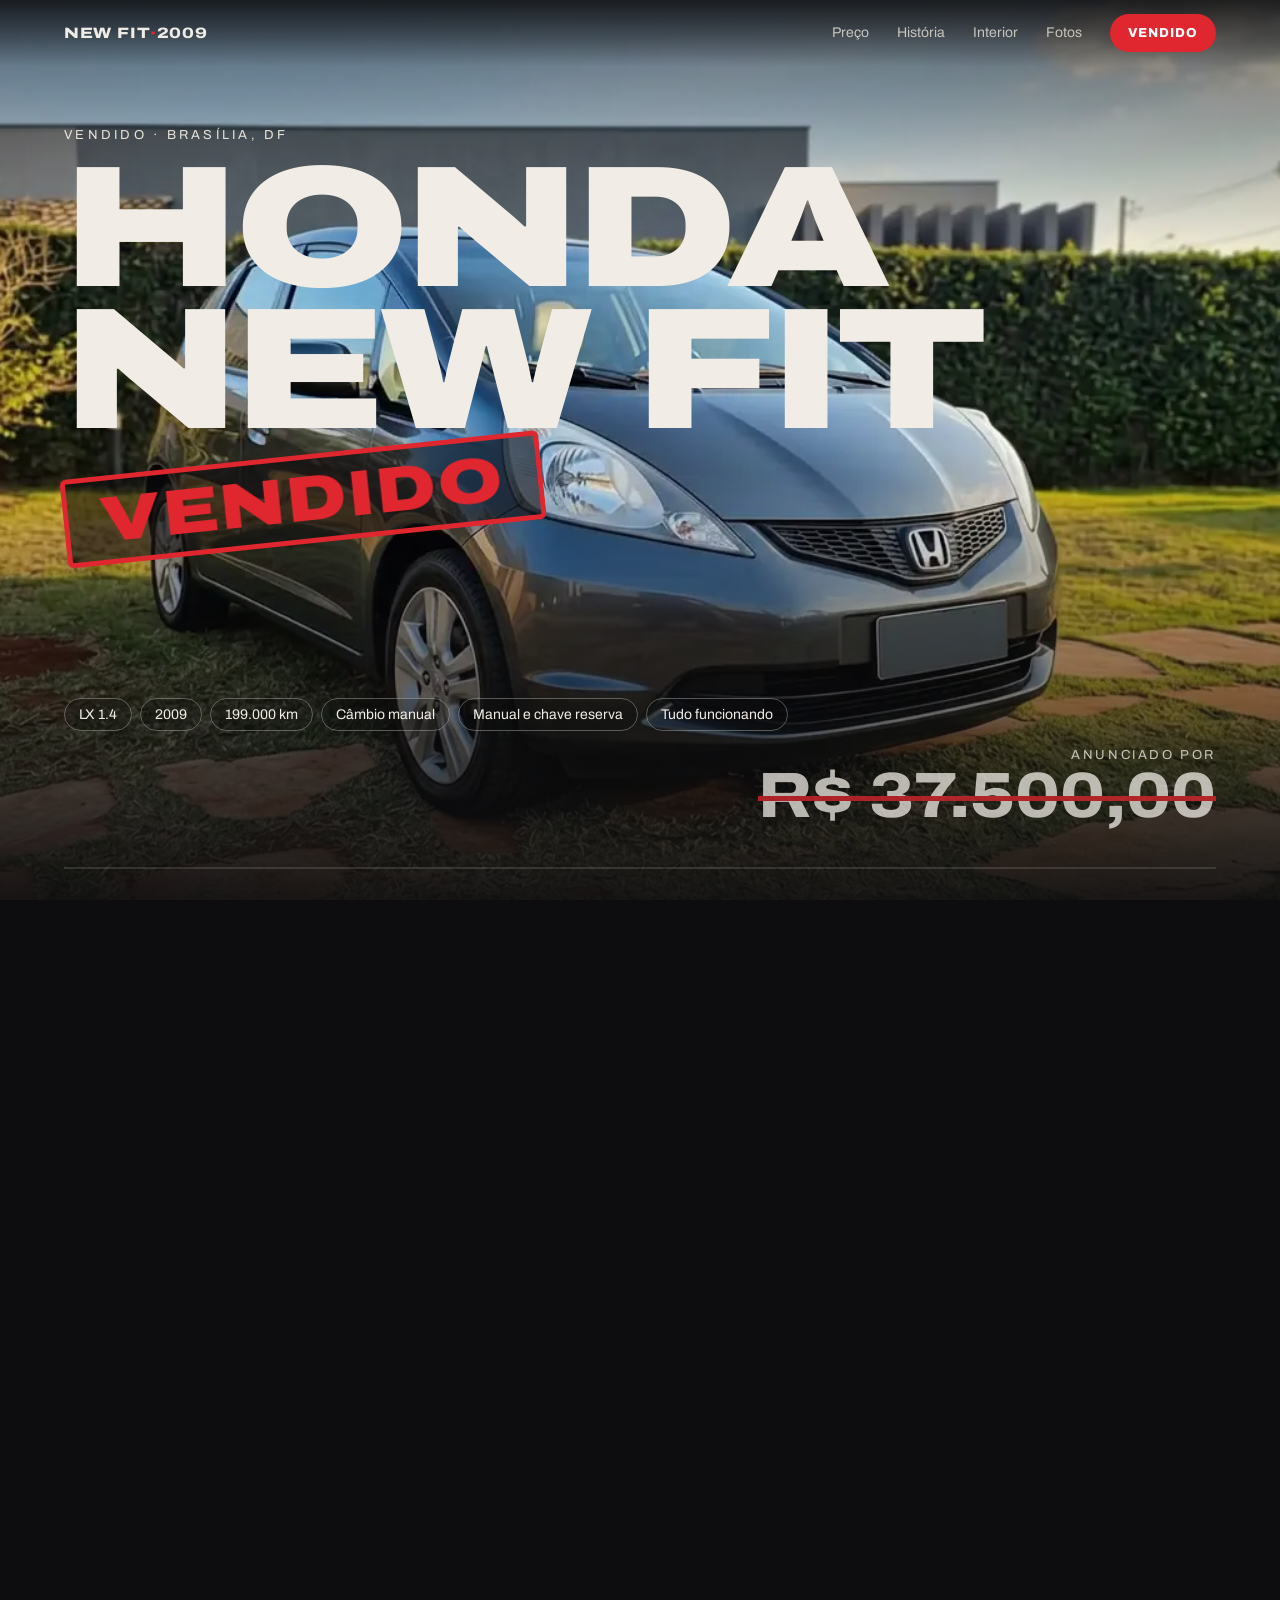
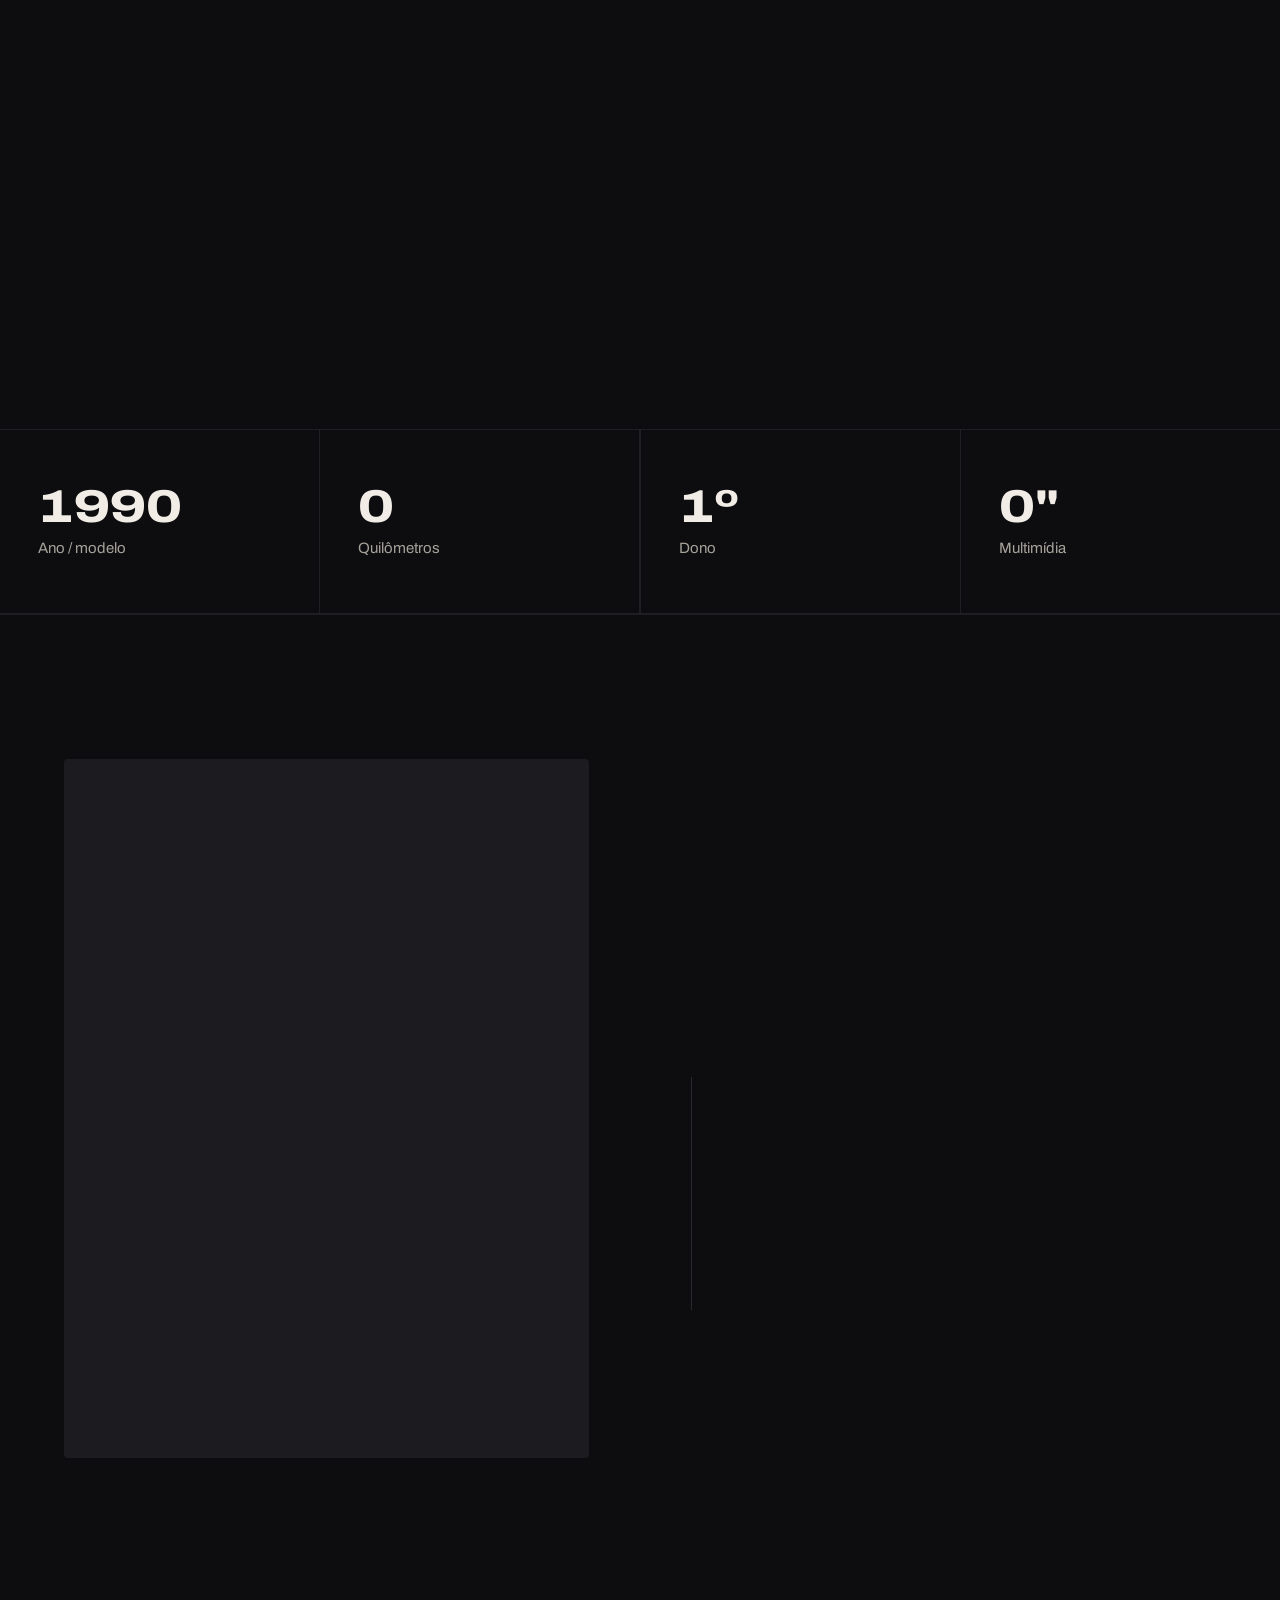
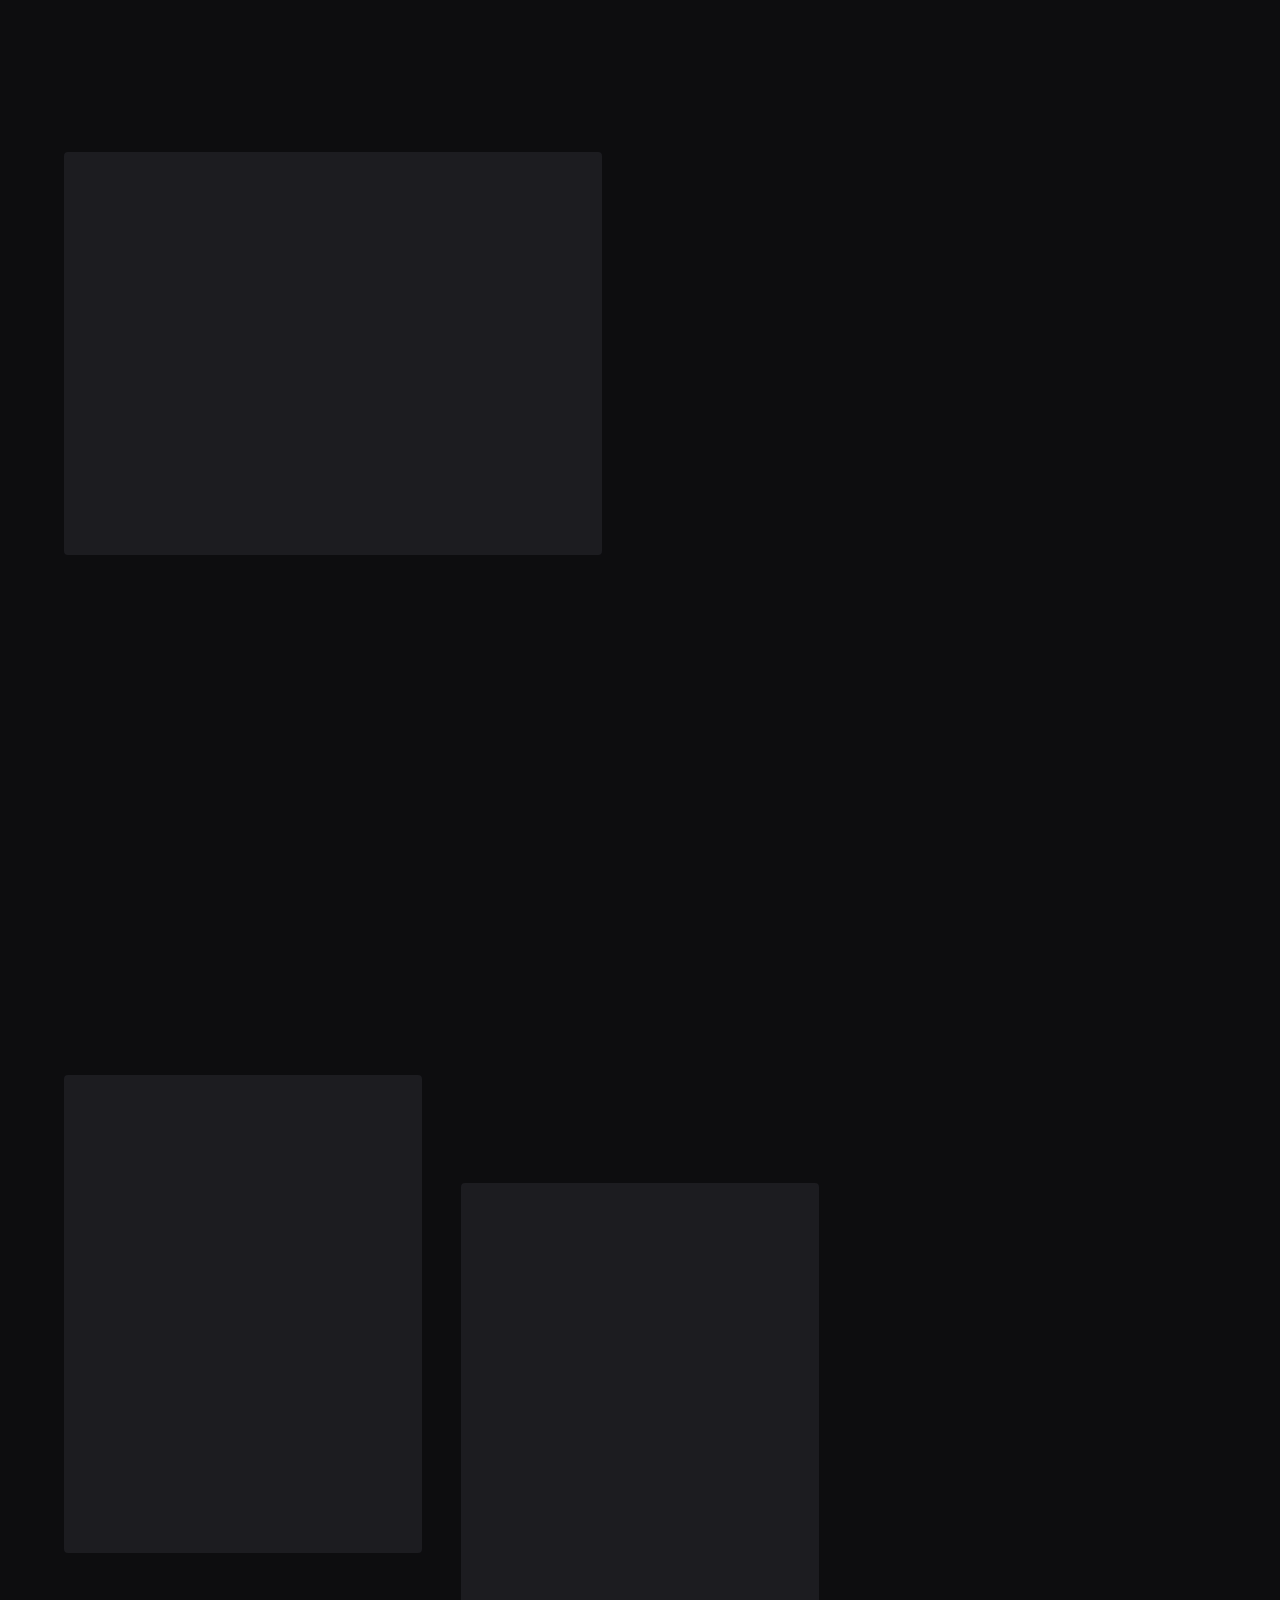
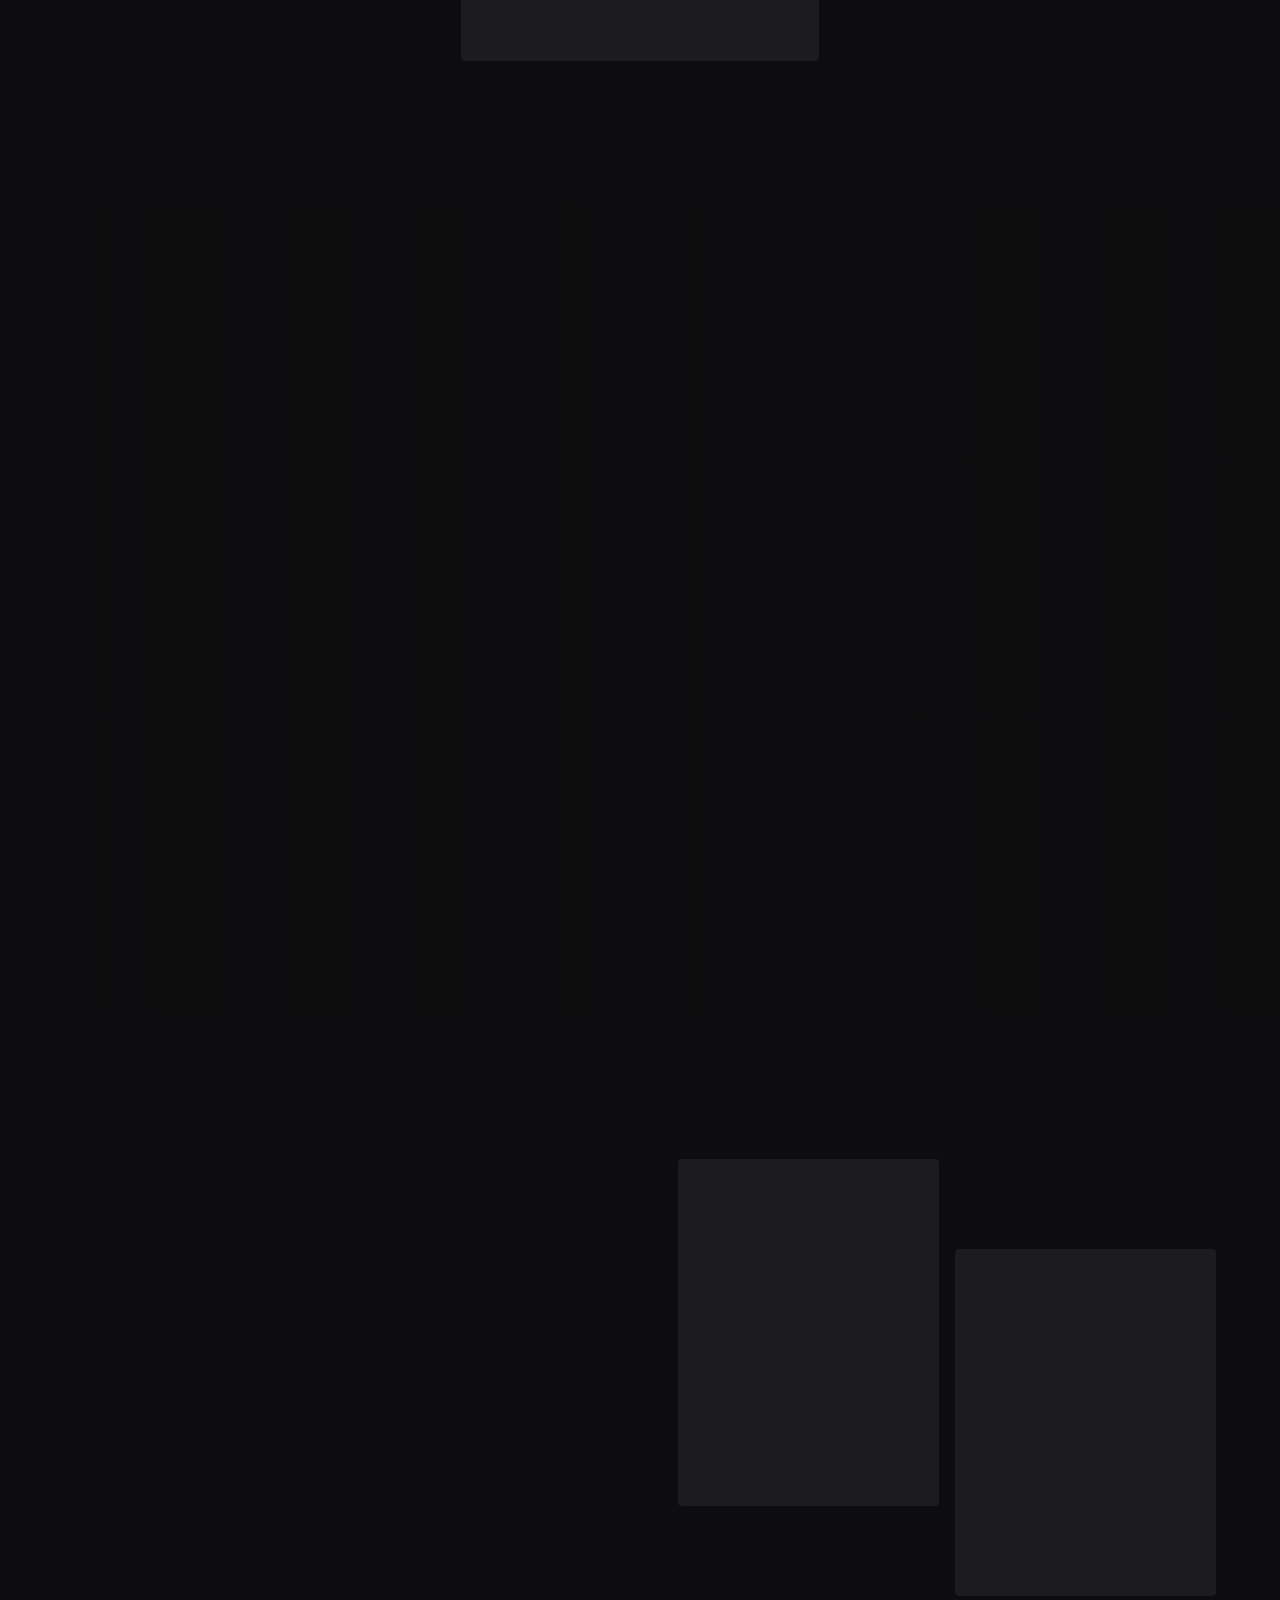
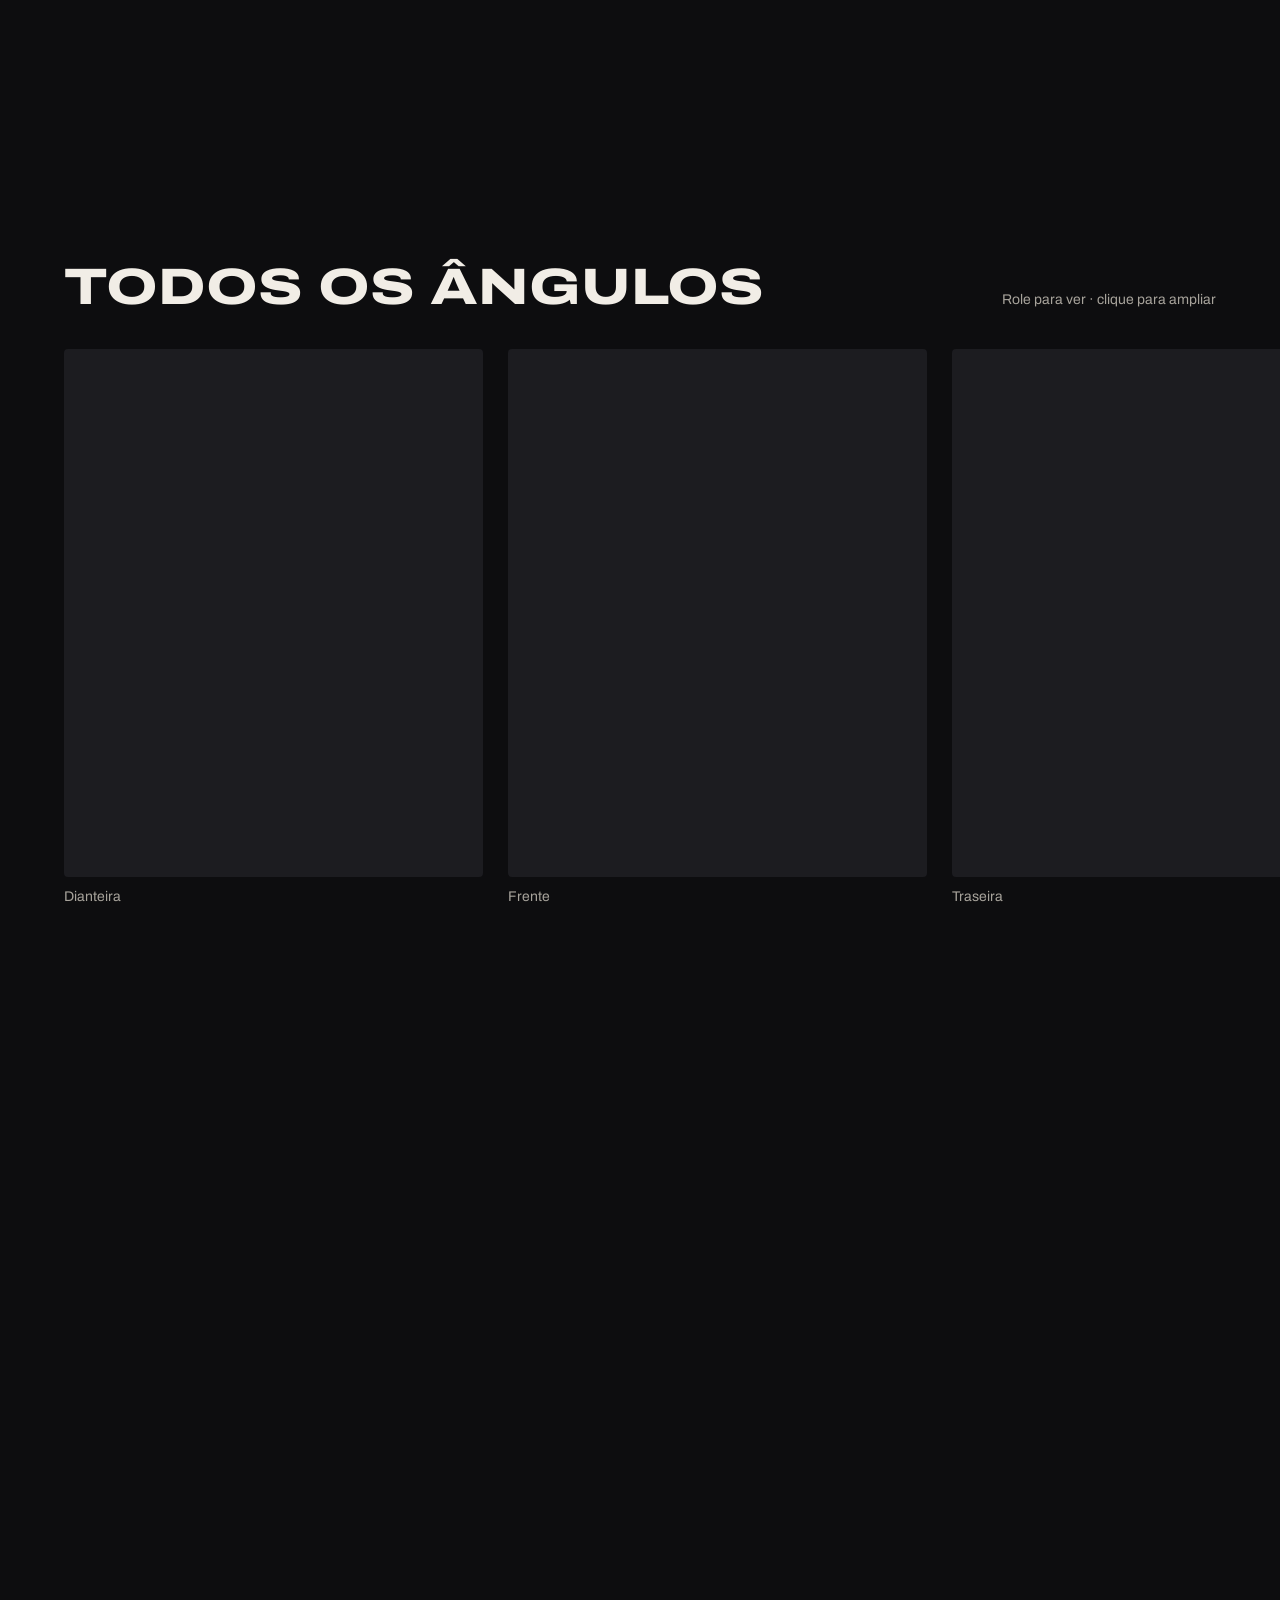
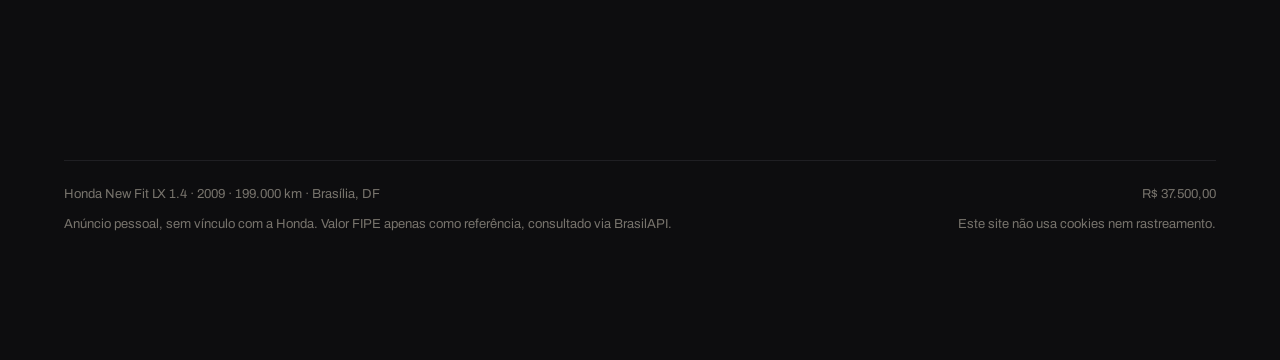
<file: index.html>
<!DOCTYPE html>
<html lang="pt-BR">
<head>
<meta charset="utf-8">
<meta name="viewport" content="width=device-width, initial-scale=1, viewport-fit=cover">
<title>VENDIDO · Honda New Fit LX 1.4 2009 em Brasília · R$ 37.500</title>
<meta name="description" content="VENDIDO · Honda Fit LX 1.4 2009 manual, cinza grafite, 199.000 km, 3º dono com histórico completo, manual e chave reserva. Bancos em couro ice e multimídia de 10&quot;. R$ 37.500, abaixo da tabela FIPE. Brasília-DF.">
<link rel="canonical" href="https://fabiowoj.github.io/venda-honda-fit/">
<meta name="robots" content="noindex, follow">
<meta name="theme-color" content="#0d0d0f">
<meta name="color-scheme" content="dark">
<meta name="format-detection" content="telephone=no">
<meta name="referrer" content="strict-origin-when-cross-origin">
<meta http-equiv="Content-Security-Policy" content="default-src 'self'; script-src 'self'; style-src 'self'; img-src 'self' data:; media-src 'self'; font-src 'self'; connect-src https://brasilapi.com.br; manifest-src 'self'; object-src 'none'; base-uri 'self'; form-action 'none'; upgrade-insecure-requests">
<meta http-equiv="Permissions-Policy" content="camera=(), microphone=(), geolocation=(), interest-cohort=()">

<meta property="og:type" content="product">
<meta property="og:locale" content="pt_BR">
<meta property="og:site_name" content="Honda New Fit 2009 à venda">
<meta property="og:title" content="VENDIDO · Honda New Fit LX 1.4 2009 · R$ 37.500 · abaixo da FIPE">
<meta property="og:description" content="199.000 km, 3º dono, histórico completo, couro ice e multimídia de 10&quot;. Tudo funcionando. Brasília-DF.">
<meta property="og:url" content="https://fabiowoj.github.io/venda-honda-fit/">
<meta property="og:image" content="https://fabiowoj.github.io/venda-honda-fit/assets/og-image.jpg">
<meta property="og:image:width" content="1200">
<meta property="og:image:height" content="630">
<meta property="og:image:alt" content="Honda New Fit 2009 cinza grafite estacionado no gramado">
<meta property="product:price:amount" content="37500.00">
<meta property="product:price:currency" content="BRL">
<meta property="product:condition" content="used">
<meta property="product:availability" content="out of stock">
<meta name="twitter:card" content="summary_large_image">
<meta name="twitter:title" content="VENDIDO · Honda New Fit LX 1.4 2009 · R$ 37.500">
<meta name="twitter:description" content="199.000 km, 3º dono, histórico completo, couro ice e multimídia de 10&quot;. Brasília-DF.">
<meta name="twitter:image" content="https://fabiowoj.github.io/venda-honda-fit/assets/og-image.jpg">

<link rel="icon" href="assets/icons/favicon.svg" type="image/svg+xml">
<link rel="icon" href="assets/icons/favicon-32.png" sizes="32x32" type="image/png">
<link rel="apple-touch-icon" href="assets/icons/apple-touch-icon.png">
<link rel="manifest" href="site.webmanifest">
<link rel="alternate" type="text/plain" href="llms.txt" title="Resumo para assistentes de IA">
<link rel="preload" href="assets/fonts/archivo-latin.woff2" as="font" type="font/woff2" crossorigin>
<link rel="preload" href="assets/video/poster.webp" as="image" type="image/webp" fetchpriority="high">
<link rel="stylesheet" href="assets/css/estilo.css">
<script src="assets/js/site.js" defer></script>

<script type="application/ld+json" id="dados-carro">
{
  "@context": "https://schema.org",
  "@type": "Car",
  "name": "Honda New Fit LX 1.4 2009",
  "description": "Honda Fit LX 1.4 Flex 2009, câmbio manual, cor cinza grafite, 199.000 km, terceiro dono, histórico completo de manutenção, manual do proprietário, manual de manutenção e garantia e chave reserva na pasta original Honda. Bancos, portas e coifa do câmbio em couro cor ice, volante em couro, encosto de braço e multimídia de 10 polegadas com conexão ao celular por wifi. Acompanha o rádio original e a moldura. Tudo funcionando.",
  "url": "https://fabiowoj.github.io/venda-honda-fit/",
  "brand": {
    "@type": "Brand",
    "name": "Honda"
  },
  "manufacturer": {
    "@type": "Organization",
    "name": "Honda"
  },
  "model": "Fit LX 1.4",
  "vehicleModelDate": "2009",
  "productionDate": "2009",
  "bodyType": "Hatchback",
  "color": "Cinza grafite",
  "vehicleInteriorColor": "Ice",
  "vehicleInteriorType": "Couro",
  "vehicleTransmission": "Manual",
  "fuelType": "Flex (gasolina e etanol)",
  "numberOfDoors": 5,
  "vehicleSeatingCapacity": 5,
  "numberOfPreviousOwners": 2,
  "itemCondition": "https://schema.org/UsedCondition",
  "mileageFromOdometer": {
    "@type": "QuantitativeValue",
    "value": 199000,
    "unitCode": "KMT"
  },
  "vehicleEngine": {
    "@type": "EngineSpecification",
    "name": "1.4 Flex",
    "engineDisplacement": {
      "@type": "QuantitativeValue",
      "value": 1.4,
      "unitCode": "LTR"
    }
  },
  "offers": {
    "@type": "Offer",
    "price": 37500,
    "priceCurrency": "BRL",
    "availability": "https://schema.org/SoldOut",
    "itemCondition": "https://schema.org/UsedCondition",
    "url": "https://fabiowoj.github.io/venda-honda-fit/",
    "areaServed": {
      "@type": "City",
      "name": "Brasília"
    },
    "availableAtOrFrom": {
      "@type": "Place",
      "address": {
        "@type": "PostalAddress",
        "addressLocality": "Brasília",
        "addressRegion": "DF",
        "addressCountry": "BR"
      }
    }
  },
  "image": [
    "https://fabiowoj.github.io/venda-honda-fit/assets/img/frente-lateral-1600.jpg",
    "https://fabiowoj.github.io/venda-honda-fit/assets/img/frente-1600.jpg",
    "https://fabiowoj.github.io/venda-honda-fit/assets/img/traseira-1600.jpg",
    "https://fabiowoj.github.io/venda-honda-fit/assets/img/lateral-1600.jpg",
    "https://fabiowoj.github.io/venda-honda-fit/assets/img/porta-malas-1600.jpg",
    "https://fabiowoj.github.io/venda-honda-fit/assets/img/painel-instrumentos-1600.jpg",
    "https://fabiowoj.github.io/venda-honda-fit/assets/img/bancos-dianteiros-1600.jpg",
    "https://fabiowoj.github.io/venda-honda-fit/assets/img/banco-traseiro-1600.jpg",
    "https://fabiowoj.github.io/venda-honda-fit/assets/img/interior-volante-1600.jpg",
    "https://fabiowoj.github.io/venda-honda-fit/assets/img/multimidia-navegacao-1600.jpg",
    "https://fabiowoj.github.io/venda-honda-fit/assets/img/multimidia-tela-inicial-1600.jpg",
    "https://fabiowoj.github.io/venda-honda-fit/assets/img/manual-chave-reserva-1600.jpg",
    "https://fabiowoj.github.io/venda-honda-fit/assets/img/pasta-manual-1600.jpg"
  ]
}
</script>
</head>
<body data-status="vendido">
<a class="pular" href="#conteudo">Pular para o conteúdo</a>

<header class="menu">
  <a class="menu-marca" href="#topo" aria-label="Honda New Fit 2009, voltar ao início">NEW FIT<span>·</span>2009</a>
  <nav class="menu-links" aria-label="Seções">
    <a href="#preco">Preço</a>
    <a href="#historia">História</a>
    <a href="#interior">Interior</a>
    <a href="#galeria">Fotos</a>
    <span class="selo-vendido" data-se="vendido" role="status">Vendido</span>
    <a class="botao-whats" data-se="a-venda" href="https://wa.me/5561981605807?text=Ol%C3%A1!%20Vi%20o%20site%20do%20Honda%20New%20Fit%20LX%201.4%202009%20e%20tenho%20interesse." target="_blank" rel="noopener noreferrer">
      <svg viewBox="0 0 24 24" aria-hidden="true"><path fill="currentColor" d="M12 2a10 10 0 0 0-8.6 15.1L2 22l5-1.3A10 10 0 1 0 12 2Zm0 18.2c-1.5 0-3-.4-4.3-1.2l-.3-.2-3 .8.8-2.9-.2-.3A8.2 8.2 0 1 1 12 20.2Zm4.5-6.1c-.2-.1-1.5-.7-1.7-.8-.2-.1-.4-.1-.6.1l-.8 1c-.1.2-.3.2-.5.1a6.7 6.7 0 0 1-3.3-2.9c-.3-.4.2-.4.7-1.3.1-.2 0-.3 0-.4l-.8-1.8c-.2-.5-.4-.4-.6-.4h-.5c-.2 0-.4.1-.7.3-.2.3-.9.9-.9 2.2s.9 2.5 1 2.7c.1.2 1.8 2.8 4.4 3.9 1.6.7 2.3.8 3.1.6.5-.1 1.5-.6 1.7-1.2.2-.6.2-1.1.2-1.2-.1-.1-.3-.2-.5-.3Z"/></svg>
      WhatsApp
    </a>
  </nav>
</header>

<main id="conteudo">

<section id="topo" class="abertura" aria-label="Apresentação">
  <div class="abertura-palco">
    <video class="abertura-video" muted playsinline preload="auto" poster="assets/video/poster.webp" aria-hidden="true" tabindex="-1" disablepictureinpicture disableremoteplayback>
      <source src="assets/video/abertura-720.mp4" type="video/mp4" media="(max-width: 800px)">
      <source src="assets/video/abertura-1280.mp4" type="video/mp4">
    </video>
    <div class="abertura-sombra"></div>
    <div class="abertura-titulo">
      <p class="sobre"><span data-se="a-venda">À venda</span><span data-se="vendido">Vendido</span> · Brasília, DF</p>
      <h1>Honda<br>New Fit<span class="so-leitor" data-se="a-venda"> LX 1.4 2009 à venda</span><span class="so-leitor" data-se="vendido"> LX 1.4 2009 vendido</span></h1>
      <p class="carimbo" data-se="vendido">Vendido</p>
    </div>
    <div class="abertura-info">
      <ul class="selos" aria-label="Resumo">
        <li><span>LX 1.4</span></li>
        <li><span>2009</span></li>
        <li><span>199.000 km</span></li>
        <li><span>Câmbio manual</span></li>
        <li><span>Manual e chave reserva</span></li>
        <li><span>Tudo funcionando</span></li>
      </ul>
      <div class="abertura-preco">
        <div class="rot"><span data-se="a-venda">Valor</span><span data-se="vendido">Anunciado por</span></div>
        <strong data-preco-fmt>R$ 37.500,00</strong>
      </div>
    </div>
    <div class="abertura-barra" aria-hidden="true"><i></i></div>
  </div>
</section>

<section id="preco" class="preco conteudo" aria-labelledby="preco-titulo"
  data-preco="37500" data-fipe-codigo="014039-2" data-fipe-ano="2009"
  data-fipe-valor="39514" data-fipe-mes="setembro de 2026">
  <p class="rotulo" data-revelar>Preço justo</p>
  <h2 id="preco-titulo" class="display" data-revelar data-fipe-titulo>Abaixo da tabela FIPE</h2>
  <div class="preco-grade">
    <div class="barras" data-revelar>
      <div class="barra">
        <div class="barra-topo"><span>Tabela FIPE · <span data-fipe-mes-txt>setembro de 2026</span></span><span data-fipe-fmt>R$ 39.514,00</span></div>
        <div class="barra-trilho" data-barra="fipe"><i></i></div>
      </div>
      <div class="barra">
        <div class="barra-topo"><span>Este carro</span><strong data-preco-fmt>R$ 37.500,00</strong></div>
        <div class="barra-trilho este" data-barra="preco"><i></i></div>
      </div>
      <p class="nota"><span data-fipe-origem>Valor de referência da tabela FIPE</span> · Honda Fit LX 1.4 Flex 8V 16V 5p Mec. 2009 · código FIPE 014039-2</p>
    </div>
    <div class="diferenca" data-revelar>
      <div class="rot" data-dif-rot>Economia em relação à FIPE</div>
      <strong data-dif-fmt>R$ 2.014</strong>
      <div class="pct" data-dif-pct>5,1% abaixo do valor da tabela</div>
    </div>
  </div>
</section>

<section class="numeros" aria-label="Números do carro">
  <div class="numeros-grade" data-contador>
    <div class="numero"><strong data-conta="2009" data-conta-de="1990">2009</strong><span>Ano / modelo</span></div>
    <div class="numero"><strong data-conta="199000" data-milhar>199.000</strong><span>Quilômetros</span></div>
    <div class="numero"><strong><span data-conta="3" data-conta-de="1">3</span>º</strong><span>Dono</span></div>
    <div class="numero"><strong><span data-conta="10">10</span>"</strong><span>Multimídia</span></div>
  </div>
</section>

<section id="historia" class="historia conteudo" aria-labelledby="historia-titulo">
  <div class="historia-foto">
    <picture>
      <source type="image/webp" srcset="assets/img/frente-lateral-800.webp 800w, assets/img/frente-lateral-1600.webp 1600w" sizes="(max-width: 860px) 90vw, 45vw">
      <img src="assets/img/frente-lateral-1600.jpg" width="1200" height="1600" alt="Honda New Fit 2009 cinza grafite, vista dianteira em três quartos" loading="lazy" decoding="async">
    </picture>
  </div>
  <div class="historia-texto">
    <p class="rotulo" data-revelar>Carro da família</p>
    <h2 id="historia-titulo" class="display" data-revelar>Terceiro dono. História conhecida.</h2>
    <ol class="linha-tempo">
      <li class="marco" data-revelar><small>10.000 km</small><p>Um amigo nosso comprou o carro com 10.000 km.</p></li>
      <li class="marco" data-revelar><small>2017 · 20.000 km</small><p>Compramos dele, com 20.000 km.</p></li>
      <li class="marco" data-revelar><small>Hoje · 199.000 km</small><p>Tudo funcionando.</p></li>
    </ol>
    <ul class="itens" data-revelar>
      <li>Histórico completo de tudo o que foi feito</li>
      <li>Manual do carro</li>
      <li>Chave reserva</li>
    </ul>
  </div>
</section>

<section id="acompanha" class="acompanha conteudo" aria-labelledby="acompanha-titulo">
  <div class="acompanha-foto">
    <picture>
      <source type="image/webp" srcset="assets/img/manual-chave-reserva-800.webp 800w, assets/img/manual-chave-reserva-1600.webp 1600w" sizes="(max-width: 860px) 90vw, 55vw">
      <img src="assets/img/manual-chave-reserva-1600.jpg" width="1600" height="1200" alt="Manual do proprietário, manual de manutenção e garantia do Honda New Fit e a chave reserva na pasta original" loading="lazy" decoding="async">
    </picture>
  </div>
  <div class="acompanha-texto">
    <p class="rotulo" data-revelar>Acompanha o carro</p>
    <h2 id="acompanha-titulo" class="display" data-revelar>Manual e chave reserva</h2>
    <p data-revelar>Tudo guardado na pasta original da Honda.</p>
    <dl class="ficha" data-revelar>
      <div><dt>Manual do proprietário</dt><dd>Sim</dd></div>
      <div><dt>Manual de manutenção e garantia</dt><dd>Sim</dd></div>
      <div><dt>Chave reserva</dt><dd>Sim</dd></div>
      <div><dt>Pasta original Honda</dt><dd>Sim</dd></div>
      <div><dt>Histórico do que foi feito</dt><dd>Completo</dd></div>
      <div><dt>Rádio original e moldura</dt><dd>Se quiser</dd></div>
    </dl>
  </div>
</section>

<section id="interior" class="interior" aria-labelledby="interior-titulo">
  <div class="conteudo">
    <p class="rotulo" data-revelar>Interior</p>
    <h2 id="interior-titulo" class="display" data-revelar>Couro Ice</h2>
    <div class="interior-grade">
      <div class="quadro">
        <div class="paralaxe" data-paralaxe="-0.08">
          <picture>
            <source type="image/webp" srcset="assets/img/bancos-dianteiros-800.webp 800w, assets/img/bancos-dianteiros-1600.webp 1600w" sizes="(max-width: 640px) 90vw, 30vw">
            <img src="assets/img/bancos-dianteiros-1600.jpg" width="1200" height="1600" alt="Bancos dianteiros em couro cor ice do Honda New Fit" loading="lazy" decoding="async">
          </picture>
        </div>
      </div>
      <div class="quadro desce">
        <div class="paralaxe" data-paralaxe="0.06">
          <picture>
            <source type="image/webp" srcset="assets/img/banco-traseiro-800.webp 800w, assets/img/banco-traseiro-1600.webp 1600w" sizes="(max-width: 640px) 90vw, 30vw">
            <img src="assets/img/banco-traseiro-1600.jpg" width="1200" height="1600" alt="Banco traseiro em couro cor ice do Honda New Fit" loading="lazy" decoding="async">
          </picture>
        </div>
      </div>
      <div class="interior-texto">
        <p data-revelar>Banco de couro cor Ice, com capa personalizada e colada.</p>
        <dl class="ficha" data-revelar>
          <div><dt>Bancos</dt><dd>Couro Ice</dd></div>
          <div><dt>Portas</dt><dd>Couro Ice</dd></div>
          <div><dt>Coifa do câmbio</dt><dd>Couro Ice</dd></div>
          <div><dt>Volante</dt><dd>Couro</dd></div>
          <div><dt>Encosto de braço</dt><dd>Sim</dd></div>
        </dl>
      </div>
    </div>
  </div>
</section>

<section class="painel" aria-labelledby="painel-titulo">
  <div class="paralaxe" data-paralaxe="-0.15">
    <picture>
      <source type="image/webp" srcset="assets/img/interior-volante-800.webp 800w, assets/img/interior-volante-1600.webp 1600w" sizes="100vw">
      <img src="assets/img/interior-volante-1600.jpg" width="1200" height="1600" alt="Interior do Honda New Fit com volante em couro e multimídia" loading="lazy" decoding="async">
    </picture>
  </div>
  <div class="painel-sombra"></div>
  <div class="painel-texto">
    <h2 id="painel-titulo" class="display" data-revelar>Volante em couro</h2>
    <p data-revelar>Portas e coifa da manopla de câmbio em couro ice também.</p>
  </div>
</section>

<section class="multimidia conteudo" aria-labelledby="multimidia-titulo">
  <div class="multimidia-texto">
    <p class="rotulo" data-revelar>Tecnologia</p>
    <h2 id="multimidia-titulo" class="display" data-revelar>Multimídia de 10 polegadas</h2>
    <p data-revelar>Kit multimídia de 10 polegadas instalado, com conector wifi para conectar no celular.</p>
    <p class="caixa" data-revelar>Temos o rádio original e a moldura, caso queira.</p>
  </div>
  <div class="multimidia-fotos">
    <div class="quadro">
      <div class="paralaxe" data-paralaxe="-0.06">
        <picture>
          <source type="image/webp" srcset="assets/img/multimidia-navegacao-800.webp 800w, assets/img/multimidia-navegacao-1600.webp 1600w" sizes="(max-width: 860px) 45vw, 22vw">
          <img src="assets/img/multimidia-navegacao-1600.jpg" width="1200" height="1600" alt="Multimídia de 10 polegadas mostrando navegação e música" loading="lazy" decoding="async">
        </picture>
      </div>
    </div>
    <div class="quadro desce">
      <div class="paralaxe" data-paralaxe="0.06">
        <picture>
          <source type="image/webp" srcset="assets/img/multimidia-tela-inicial-800.webp 800w, assets/img/multimidia-tela-inicial-1600.webp 1600w" sizes="(max-width: 860px) 45vw, 22vw">
          <img src="assets/img/multimidia-tela-inicial-1600.jpg" width="1200" height="1600" alt="Tela inicial da multimídia de 10 polegadas" loading="lazy" decoding="async">
        </picture>
      </div>
    </div>
  </div>
</section>

<section id="galeria" class="galeria" aria-labelledby="galeria-titulo">
  <div class="galeria-palco">
    <div class="galeria-topo">
      <h2 id="galeria-titulo" class="display">Todos os ângulos</h2>
      <span data-galeria-dica>Arraste para o lado · toque para ampliar</span>
    </div>
    <div class="galeria-trilho">
      <!-- galeria:inicio -->
        <figure class="galeria-item">
          <button type="button" class="galeria-abrir" data-foto="assets/img/frente-lateral-1600.webp" aria-label="Ampliar: Dianteira">
            <picture><source type="image/webp" srcset="assets/img/frente-lateral-800.webp 800w, assets/img/frente-lateral-1600.webp 1600w" sizes="(orientation: portrait) 72vw, 48vh"><img src="assets/img/frente-lateral-1600.jpg" width="1200" height="1600" alt="Honda New Fit 2009 cinza grafite, vista dianteira em três quartos" loading="lazy" decoding="async"></picture>
          </button>
          <figcaption>Dianteira</figcaption>
        </figure>
        <figure class="galeria-item">
          <button type="button" class="galeria-abrir" data-foto="assets/img/frente-1600.webp" aria-label="Ampliar: Frente">
            <picture><source type="image/webp" srcset="assets/img/frente-800.webp 800w, assets/img/frente-1600.webp 1600w" sizes="(orientation: portrait) 72vw, 48vh"><img src="assets/img/frente-1600.jpg" width="1200" height="1600" alt="Honda New Fit 2009 visto de frente, faróis e grade" loading="lazy" decoding="async"></picture>
          </button>
          <figcaption>Frente</figcaption>
        </figure>
        <figure class="galeria-item">
          <button type="button" class="galeria-abrir" data-foto="assets/img/traseira-1600.webp" aria-label="Ampliar: Traseira">
            <picture><source type="image/webp" srcset="assets/img/traseira-800.webp 800w, assets/img/traseira-1600.webp 1600w" sizes="(orientation: portrait) 72vw, 48vh"><img src="assets/img/traseira-1600.jpg" width="1200" height="1600" alt="Traseira do Honda New Fit 2009 com lanternas verticais" loading="lazy" decoding="async"></picture>
          </button>
          <figcaption>Traseira</figcaption>
        </figure>
        <figure class="galeria-item">
          <button type="button" class="galeria-abrir" data-foto="assets/img/lateral-1600.webp" aria-label="Ampliar: Lateral">
            <picture><source type="image/webp" srcset="assets/img/lateral-800.webp 800w, assets/img/lateral-1600.webp 1600w" sizes="(orientation: portrait) 72vw, 48vh"><img src="assets/img/lateral-1600.jpg" width="1200" height="1600" alt="Lateral do Honda New Fit 2009 com rodas de liga leve" loading="lazy" decoding="async"></picture>
          </button>
          <figcaption>Lateral</figcaption>
        </figure>
        <figure class="galeria-item">
          <button type="button" class="galeria-abrir" data-foto="assets/img/porta-malas-1600.webp" aria-label="Ampliar: Porta-malas">
            <picture><source type="image/webp" srcset="assets/img/porta-malas-800.webp 800w, assets/img/porta-malas-1600.webp 1600w" sizes="(orientation: portrait) 72vw, 48vh"><img src="assets/img/porta-malas-1600.jpg" width="1200" height="1600" alt="Porta-malas aberto do Honda New Fit 2009" loading="lazy" decoding="async"></picture>
          </button>
          <figcaption>Porta-malas</figcaption>
        </figure>
        <figure class="galeria-item">
          <button type="button" class="galeria-abrir" data-foto="assets/img/painel-instrumentos-1600.webp" aria-label="Ampliar: Painel · 199.953 km">
            <picture><source type="image/webp" srcset="assets/img/painel-instrumentos-800.webp 800w, assets/img/painel-instrumentos-1600.webp 1600w" sizes="(orientation: portrait) 72vw, 48vh"><img src="assets/img/painel-instrumentos-1600.jpg" width="1200" height="1600" alt="Painel de instrumentos do Honda New Fit marcando 199.953 km" loading="lazy" decoding="async"></picture>
          </button>
          <figcaption>Painel · 199.953 km</figcaption>
        </figure>
        <figure class="galeria-item">
          <button type="button" class="galeria-abrir" data-foto="assets/img/bancos-dianteiros-1600.webp" aria-label="Ampliar: Bancos dianteiros">
            <picture><source type="image/webp" srcset="assets/img/bancos-dianteiros-800.webp 800w, assets/img/bancos-dianteiros-1600.webp 1600w" sizes="(orientation: portrait) 72vw, 48vh"><img src="assets/img/bancos-dianteiros-1600.jpg" width="1200" height="1600" alt="Bancos dianteiros em couro cor ice do Honda New Fit" loading="lazy" decoding="async"></picture>
          </button>
          <figcaption>Bancos dianteiros</figcaption>
        </figure>
        <figure class="galeria-item">
          <button type="button" class="galeria-abrir" data-foto="assets/img/banco-traseiro-1600.webp" aria-label="Ampliar: Banco traseiro">
            <picture><source type="image/webp" srcset="assets/img/banco-traseiro-800.webp 800w, assets/img/banco-traseiro-1600.webp 1600w" sizes="(orientation: portrait) 72vw, 48vh"><img src="assets/img/banco-traseiro-1600.jpg" width="1200" height="1600" alt="Banco traseiro em couro cor ice do Honda New Fit" loading="lazy" decoding="async"></picture>
          </button>
          <figcaption>Banco traseiro</figcaption>
        </figure>
        <figure class="galeria-item">
          <button type="button" class="galeria-abrir" data-foto="assets/img/interior-volante-1600.webp" aria-label="Ampliar: Interior">
            <picture><source type="image/webp" srcset="assets/img/interior-volante-800.webp 800w, assets/img/interior-volante-1600.webp 1600w" sizes="(orientation: portrait) 72vw, 48vh"><img src="assets/img/interior-volante-1600.jpg" width="1200" height="1600" alt="Interior do Honda New Fit com volante em couro e multimídia" loading="lazy" decoding="async"></picture>
          </button>
          <figcaption>Interior</figcaption>
        </figure>
        <figure class="galeria-item">
          <button type="button" class="galeria-abrir" data-foto="assets/img/multimidia-navegacao-1600.webp" aria-label="Ampliar: Multimídia · navegação">
            <picture><source type="image/webp" srcset="assets/img/multimidia-navegacao-800.webp 800w, assets/img/multimidia-navegacao-1600.webp 1600w" sizes="(orientation: portrait) 72vw, 48vh"><img src="assets/img/multimidia-navegacao-1600.jpg" width="1200" height="1600" alt="Multimídia de 10 polegadas mostrando navegação e música" loading="lazy" decoding="async"></picture>
          </button>
          <figcaption>Multimídia · navegação</figcaption>
        </figure>
        <figure class="galeria-item">
          <button type="button" class="galeria-abrir" data-foto="assets/img/multimidia-tela-inicial-1600.webp" aria-label="Ampliar: Multimídia · tela inicial">
            <picture><source type="image/webp" srcset="assets/img/multimidia-tela-inicial-800.webp 800w, assets/img/multimidia-tela-inicial-1600.webp 1600w" sizes="(orientation: portrait) 72vw, 48vh"><img src="assets/img/multimidia-tela-inicial-1600.jpg" width="1200" height="1600" alt="Tela inicial da multimídia de 10 polegadas" loading="lazy" decoding="async"></picture>
          </button>
          <figcaption>Multimídia · tela inicial</figcaption>
        </figure>
        <figure class="galeria-item">
          <button type="button" class="galeria-abrir" data-foto="assets/img/manual-chave-reserva-1600.webp" aria-label="Ampliar: Manuais e chave reserva">
            <picture><source type="image/webp" srcset="assets/img/manual-chave-reserva-800.webp 800w, assets/img/manual-chave-reserva-1600.webp 1600w" sizes="(orientation: portrait) 72vw, 48vh"><img src="assets/img/manual-chave-reserva-1600.jpg" width="1600" height="1200" alt="Manual do proprietário, manual de manutenção e garantia do Honda New Fit e a chave reserva na pasta original" loading="lazy" decoding="async"></picture>
          </button>
          <figcaption>Manuais e chave reserva</figcaption>
        </figure>
        <figure class="galeria-item">
          <button type="button" class="galeria-abrir" data-foto="assets/img/pasta-manual-1600.webp" aria-label="Ampliar: Pasta original dos manuais">
            <picture><source type="image/webp" srcset="assets/img/pasta-manual-800.webp 800w, assets/img/pasta-manual-1600.webp 1600w" sizes="(orientation: portrait) 72vw, 48vh"><img src="assets/img/pasta-manual-1600.jpg" width="1200" height="1600" alt="Pasta original Honda dos manuais do carro" loading="lazy" decoding="async"></picture>
          </button>
          <figcaption>Pasta original dos manuais</figcaption>
        </figure>
      <!-- galeria:fim -->
    </div>
  </div>
</section>

<section id="contato" class="contato conteudo" aria-labelledby="contato-titulo">
  <p class="rotulo" data-revelar>Contato</p>
  <h2 id="contato-titulo" class="display" data-revelar><span data-se="a-venda">Vamos<br>conversar?</span><span data-se="vendido">Vendido.<br>Obrigado!</span></h2>
  <p class="vendido-texto" data-se="vendido" data-revelar>O Honda New Fit encontrou um novo dono. Obrigado a todos que entraram em contato e se interessaram pelo carro.</p>
  <div class="cartoes" data-se="a-venda">
    <a class="cartao whats" data-revelar href="https://wa.me/5561981605807?text=Ol%C3%A1!%20Vi%20o%20site%20do%20Honda%20New%20Fit%20LX%201.4%202009%20e%20tenho%20interesse." target="_blank" rel="noopener noreferrer">
      <small>WhatsApp</small>
      <strong>(61) 98160-5807</strong>
      <span>Chamar agora →</span>
    </a>
    <a class="cartao" data-revelar href="mailto:fabiowoj@gmail.com?subject=Honda%20New%20Fit%202009">
      <small>E-mail</small>
      <strong>fabiowoj@gmail.com</strong>
      <span>Enviar mensagem →</span>
    </a>
  </div>
  <!-- Links dos anúncios: cole a URL no href e apague a palavra "hidden". -->
  <div class="anuncios" data-se="a-venda">
    <a class="anuncio" data-revelar href="https://www.webmotors.com.br/comprar/honda/fit/14-lx-16v-flex-4p-manual/4-portas/2009-2009/80604354" target="_blank" rel="noopener noreferrer"><span>Anúncio na Webmotors</span><span aria-hidden="true">↗</span></a>
    <a class="anuncio" data-revelar href="https://df.olx.com.br/distrito-federal-e-regiao/autos-e-pecas/carros-vans-e-utilitarios/honda-fit-lx-1-4-1-4-flex-8v-16v-5p-mec-2009-1540096788" target="_blank" rel="noopener noreferrer"><span>Anúncio na OLX</span><span aria-hidden="true">↗</span></a>
  </div>
  <footer class="rodape">
    <div><span>Honda New Fit LX 1.4 · 2009 · 199.000 km · Brasília, DF</span><span data-preco-fmt>R$ 37.500,00</span></div>
    <div><span>Anúncio pessoal, sem vínculo com a Honda. Valor FIPE apenas como referência, consultado via BrasilAPI.</span><span>Este site não usa cookies nem rastreamento.</span></div>
  </footer>
</section>

</main>

<a class="botao-whats flutuante" data-se="a-venda" href="https://wa.me/5561981605807?text=Ol%C3%A1!%20Vi%20o%20site%20do%20Honda%20New%20Fit%20LX%201.4%202009%20e%20tenho%20interesse." target="_blank" rel="noopener noreferrer" aria-label="Chamar no WhatsApp">
  <svg viewBox="0 0 24 24" aria-hidden="true"><path fill="currentColor" d="M12 2a10 10 0 0 0-8.6 15.1L2 22l5-1.3A10 10 0 1 0 12 2Zm0 18.2c-1.5 0-3-.4-4.3-1.2l-.3-.2-3 .8.8-2.9-.2-.3A8.2 8.2 0 1 1 12 20.2Zm4.5-6.1c-.2-.1-1.5-.7-1.7-.8-.2-.1-.4-.1-.6.1l-.8 1c-.1.2-.3.2-.5.1a6.7 6.7 0 0 1-3.3-2.9c-.3-.4.2-.4.7-1.3.1-.2 0-.3 0-.4l-.8-1.8c-.2-.5-.4-.4-.6-.4h-.5c-.2 0-.4.1-.7.3-.2.3-.9.9-.9 2.2s.9 2.5 1 2.7c.1.2 1.8 2.8 4.4 3.9 1.6.7 2.3.8 3.1.6.5-.1 1.5-.6 1.7-1.2.2-.6.2-1.1.2-1.2-.1-.1-.3-.2-.5-.3Z"/></svg>
  WhatsApp<span class="preco-flut"> · <span data-preco-fmt>R$ 37.500,00</span></span>
</a>

<dialog class="ampliar" aria-label="Foto ampliada">
  <img alt="">
  <p></p>
  <button type="button" class="fechar" aria-label="Fechar">×</button>
  <button type="button" class="ant" aria-label="Foto anterior">‹</button>
  <button type="button" class="prox" aria-label="Próxima foto">›</button>
</dialog>
</body>
</html>
</file>
<file: assets/css/estilo.css>
@font-face {
  font-family: "Archivo";
  font-style: normal;
  font-weight: 300 900;
  font-stretch: 62% 125%;
  font-display: swap;
  src: url("../fonts/archivo-latin.woff2") format("woff2");
}

:root {
  --fundo: #0d0d0f;
  --fundo-2: #1c1c20;
  --linha: #2a2a2e;
  --linha-2: #1f1f23;
  --texto: #f1ede6;
  --texto-2: #e8e4dc;
  --suave: #c9c5bd;
  --suave-2: #a7a39b;
  --apagado: #8a867f;
  --rodape: #77736c;
  --cinza: #6d6a64;
  --vermelho: #e0262f;
  --whats: #25d366;
  --whats-texto: #08140c;
  --margem: max(16px, 5vw);
  --largura: 1400px;
  --curva: cubic-bezier(.2, .7, .2, 1);
  color-scheme: dark;
}

*, *::before, *::after { box-sizing: border-box; }
html { -webkit-text-size-adjust: 100%; scroll-behavior: smooth; }
html, body { margin: 0; background: var(--fundo); color: var(--texto); }
body {
  font-family: "Archivo", system-ui, -apple-system, "Segoe UI", sans-serif;
  -webkit-font-smoothing: antialiased;
  overflow-x: clip;
  line-height: 1.4;
}
img, video { display: block; max-width: 100%; }
a { color: var(--texto); text-decoration: none; }
a:hover { color: #fff; }
h1, h2, h3, p { margin: 0; }
h1, h2 { overflow-wrap: break-word; }
::selection { background: var(--vermelho); color: #fff; }
:focus-visible { outline: 2px solid var(--vermelho); outline-offset: 3px; }

.so-leitor {
  position: absolute !important; width: 1px; height: 1px; padding: 0; margin: -1px;
  overflow: hidden; clip: rect(0 0 0 0); white-space: nowrap; border: 0;
}
.pular {
  position: fixed; left: 12px; top: -60px; z-index: 100; padding: 10px 16px;
  background: var(--vermelho); color: #fff; border-radius: 4px; transition: top .2s;
}
.pular:focus { top: 12px; }

.rotulo { font-size: 13px; letter-spacing: .3em; text-transform: uppercase; color: var(--vermelho); }
.display { font-stretch: 125%; font-weight: 800; text-transform: uppercase; line-height: .92; }
.conteudo { max-width: var(--largura); margin: 0 auto; padding-left: var(--margem); padding-right: var(--margem); }

/* ---------- Menu ---------- */
.menu {
  position: fixed; top: 0; left: 0; right: 0; z-index: 50;
  display: flex; align-items: center; justify-content: space-between; gap: 16px;
  padding: 14px var(--margem);
  background: linear-gradient(#0d0d0fcc, #0d0d0f00);
}
.menu-marca { font-stretch: 125%; font-weight: 800; letter-spacing: .04em; font-size: 15px; white-space: nowrap; }
.menu-marca span { color: var(--vermelho); }
.menu-links { display: flex; align-items: center; gap: 28px; font-size: 14px; }
.menu-links a:not(.botao-whats) { color: var(--suave); }
.menu-links a:not(.botao-whats):hover { color: #fff; }
.botao-whats {
  display: inline-flex; align-items: center; gap: 8px; padding: 10px 18px; border-radius: 999px;
  background: var(--whats); color: var(--whats-texto); font-weight: 700; white-space: nowrap;
}
.botao-whats:hover { color: var(--whats-texto); filter: brightness(1.08); }
.botao-whats svg { width: 18px; height: 18px; flex: none; }
@media (max-width: 760px) {
  .menu-links a:not(.botao-whats) { display: none; }
}

/* ---------- Abertura (vídeo no scroll) ---------- */
.abertura { position: relative; height: 320vh; }
.abertura-palco { position: sticky; top: 0; height: 100vh; height: 100svh; overflow: hidden; }
.abertura video, .abertura-poster { position: absolute; inset: 0; width: 100%; height: 100%; object-fit: cover; }
@media (orientation: portrait) {
  /* Vídeo é 16:9; em tela em pé o "cover" mostraria só um farol. Mostra o carro inteiro, com leve corte nas laterais. */
  .abertura video, .abertura-poster { inset: auto; left: -12%; width: 124%; top: 50%; height: auto; aspect-ratio: 16 / 9; transform: translateY(-40%); }
  .abertura-palco { background: radial-gradient(120% 60% at 50% 55%, #2a2d31 0%, var(--fundo) 70%); }
}
.abertura-sombra {
  position: absolute; inset: 0;
  background: linear-gradient(180deg, #0d0d0f99 0%, #0d0d0f00 30%, #0d0d0f00 50%, #0d0d0fee 100%);
}
.abertura-titulo {
  position: absolute; left: var(--margem); right: var(--margem); top: max(84px, 14vh);
  will-change: transform, opacity; transform-origin: left top;
}
.abertura-titulo .sobre { font-size: 13px; letter-spacing: .25em; text-transform: uppercase; color: var(--texto-2); }
.abertura h1 {
  margin-top: 14px; font-stretch: 125%; font-weight: 900; text-transform: uppercase;
  font-size: clamp(48px, 13.5vw, 220px); line-height: .82; letter-spacing: -.02em;
}
.abertura-info {
  position: absolute; left: var(--margem); right: var(--margem); bottom: max(40px, 8vh);
  display: flex; flex-wrap: wrap; align-items: flex-end; justify-content: space-between; gap: 20px 24px;
}
.selos { list-style: none; margin: 0; padding: 0; display: flex; flex-wrap: wrap; gap: 8px; }
.selos span {
  padding: 8px 14px; border: 1px solid #f1ede655; border-radius: 999px; font-size: 14px;
  background: #0d0d0f40; backdrop-filter: blur(8px); -webkit-backdrop-filter: blur(8px); white-space: nowrap;
}
.abertura-preco { text-align: right; margin-left: auto; }
.abertura-preco .rot { font-size: 13px; letter-spacing: .2em; text-transform: uppercase; color: var(--suave); }
.abertura-preco strong { display: block; font-stretch: 112%; font-weight: 800; font-size: clamp(34px, 5vw, 72px); line-height: 1; white-space: nowrap; }
.abertura-barra { position: absolute; left: var(--margem); right: var(--margem); bottom: max(16px, 3.5vh); height: 2px; background: #f1ede622; }
.abertura-barra i { display: block; height: 100%; width: 0; background: var(--vermelho); }
@media (max-height: 520px) and (orientation: landscape) {
  .abertura h1 { font-size: clamp(40px, 9vw, 120px); }
  .abertura-titulo { top: 64px; }
}

/* ---------- Preço x FIPE ---------- */
.preco { padding-top: 18vh; padding-bottom: 14vh; }
.preco h2 { margin-top: 16px; font-size: clamp(38px, 7vw, 110px); line-height: .9; letter-spacing: -.01em; max-width: 12ch; }
.preco-grade { display: grid; grid-template-columns: repeat(auto-fit, minmax(min(100%, 340px), 1fr)); gap: 48px; margin-top: 9vh; align-items: end; }
.barras { display: grid; gap: 28px; }
.barra { display: grid; gap: 10px; }
.barra-topo { display: flex; justify-content: space-between; gap: 12px; font-size: 15px; color: var(--suave); }
.barra-topo strong { color: var(--texto); }
.barra-trilho { height: 14px; background: var(--fundo-2); border-radius: 2px; overflow: hidden; }
.barra-trilho i { display: block; height: 100%; width: 0; background: var(--cinza); transition: width 1.4s var(--curva); }
.barra-trilho.este i { background: var(--vermelho); transition-delay: .2s; }
.nota { font-size: 13px; color: var(--apagado); line-height: 1.5; }
.diferenca { border-top: 1px solid var(--linha); padding-top: 28px; }
.diferenca .rot { font-size: 15px; color: var(--suave); }
.diferenca { min-width: 0; container-type: inline-size; }
.diferenca strong { display: block; font-stretch: 125%; font-weight: 900; font-size: clamp(40px, 15cqi, 120px); line-height: .9; margin-top: 10px; white-space: nowrap; }
.diferenca .pct { font-size: 18px; margin-top: 12px; color: var(--texto-2); }

/* ---------- Números ---------- */
.numeros { border-top: 1px solid var(--linha-2); border-bottom: 1px solid var(--linha-2); }
.numeros-grade {
  max-width: var(--largura); margin: 0 auto;
  display: grid; grid-template-columns: repeat(auto-fit, minmax(min(100%, 200px), 1fr));
  gap: 1px; background: var(--linha-2);
}
.numero { background: var(--fundo); padding: 6vh clamp(16px, 3vw, 48px); display: grid; gap: 8px; container-type: inline-size; }
@media (max-width: 460px) { .numero { padding-left: var(--margem); padding-right: var(--margem); } }
/* 199.000 mede 5em: 19cqi mantém o número dentro da coluna em qualquer tela */
.numero strong { font-stretch: 125%; font-weight: 800; font-size: clamp(32px, 19cqi, 76px); line-height: 1; white-space: nowrap; font-variant-numeric: tabular-nums; }
.numero > span { color: var(--suave-2); font-size: 15px; }

/* ---------- História ---------- */
.historia {
  padding-top: 16vh; padding-bottom: 16vh;
  display: grid; grid-template-columns: repeat(auto-fit, minmax(min(100%, 400px), 1fr)); gap: clamp(40px, 8vw, 120px); align-items: start;
}
.historia-foto { position: relative; overflow: hidden; aspect-ratio: 3 / 4; border-radius: 4px; background: var(--fundo-2); }
.historia-foto img { width: 100%; height: 100%; object-fit: cover; }
.historia-texto { display: grid; gap: 40px; container-type: inline-size; }
/* "CONHECIDA." mede 8,3em */
.historia h2 { font-size: clamp(28px, 11.4cqi, 76px); }
.linha-tempo { list-style: none; margin: 0; padding: 0; border-left: 1px solid var(--linha); }
.marco { position: relative; padding: 0 0 36px 32px; }
.marco:last-child { padding-bottom: 0; }
.marco::before { content: ""; position: absolute; left: -5px; top: 6px; width: 9px; height: 9px; border-radius: 50%; background: var(--cinza); }
.marco:nth-child(2)::before { background: var(--suave); }
.marco:last-child::before { background: var(--vermelho); }
.marco small { display: block; font-size: 14px; color: var(--suave-2); }
.marco p { font-size: clamp(18px, 1.6vw, 20px); margin-top: 6px; }
.itens { list-style: none; margin: 0; padding: 0; display: grid; grid-template-columns: repeat(auto-fit, minmax(min(100%, 150px), 1fr)); gap: 1px; background: var(--linha); border: 1px solid var(--linha); }
.itens li { background: var(--fundo); padding: 20px; font-size: 16px; line-height: 1.35; }

/* ---------- Acompanha (manual e chave reserva) ---------- */
.acompanha {
  padding-top: 4vh; padding-bottom: 14vh;
  display: grid; grid-template-columns: repeat(auto-fit, minmax(min(100%, 400px), 1fr)); gap: clamp(40px, 6vw, 96px); align-items: center;
}
.acompanha-foto { overflow: hidden; aspect-ratio: 4 / 3; border-radius: 4px; background: var(--fundo-2); }
.acompanha-foto img { width: 100%; height: 100%; object-fit: cover; }
.acompanha-texto { display: grid; gap: 28px; container-type: inline-size; }
/* "RESERVA" mede ~6,4em */
.acompanha h2 { font-size: clamp(28px, 11.4cqi, 76px); }
.acompanha-texto > p:not(.rotulo) { font-size: clamp(17px, 1.4vw, 19px); line-height: 1.45; color: var(--texto-2); max-width: 40ch; }

/* ---------- Interior ---------- */
.interior { padding: 6vh 0 16vh; }
.interior h2 { margin-top: 16px; font-weight: 900; font-size: clamp(46px, 11vw, 180px); line-height: .85; color: var(--texto-2); }
.interior-grade {
  margin-top: 8vh; display: grid; grid-template-columns: repeat(auto-fit, minmax(min(100%, 280px), 1fr));
  gap: max(16px, 3vw); align-items: start;
}
.quadro { position: relative; overflow: hidden; aspect-ratio: 3 / 4; border-radius: 4px; background: var(--fundo-2); }
.quadro .paralaxe { position: absolute; left: 0; right: 0; top: -10%; bottom: -10%; will-change: transform; }
.quadro img { width: 100%; height: 100%; object-fit: cover; }
.desce { margin-top: 12vh; }
.interior-texto { display: grid; gap: 28px; padding-top: 4vh; }
.interior-texto > p { font-size: clamp(20px, 1.8vw, 26px); line-height: 1.35; text-wrap: pretty; }
.ficha { margin: 0; border-top: 1px solid var(--linha); }
.ficha div { display: flex; justify-content: space-between; gap: 16px; padding: 16px 0; border-bottom: 1px solid var(--linha); font-size: 16px; }
.ficha dt { margin: 0; }
.ficha dd { margin: 0; color: var(--suave-2); text-align: right; }
@media (max-width: 640px) { .desce { margin-top: 0; } }

/* ---------- Painel (imagem cheia) ---------- */
.painel { position: relative; height: 90vh; min-height: 520px; overflow: hidden; }
.painel .paralaxe { position: absolute; left: 0; right: 0; top: -18%; bottom: -18%; will-change: transform; }
.painel img { width: 100%; height: 100%; object-fit: cover; }
.painel-sombra { position: absolute; inset: 0; background: linear-gradient(90deg, #0d0d0fee 0%, #0d0d0f88 55%, #0d0d0f33 100%); }
.painel-texto { position: absolute; left: var(--margem); right: var(--margem); bottom: 10vh; max-width: 560px; display: grid; gap: 18px; }
.painel h2 { font-size: clamp(34px, 5vw, 76px); }
.painel p { font-size: clamp(17px, 1.4vw, 19px); line-height: 1.45; color: var(--texto-2); }

/* ---------- Multimídia ---------- */
.multimidia {
  padding-top: 16vh; padding-bottom: 16vh;
  display: grid; grid-template-columns: repeat(auto-fit, minmax(min(100%, 400px), 1fr)); gap: max(40px, 6vw); align-items: center;
}
.multimidia-texto { display: grid; gap: 28px; container-type: inline-size; }
/* "POLEGADAS" mede 8,1em */
.multimidia h2 { font-size: clamp(28px, 11.4cqi, 76px); }
.multimidia-texto > p:not(.rotulo) { font-size: clamp(17px, 1.4vw, 19px); line-height: 1.45; color: var(--texto-2); max-width: 40ch; }
.caixa { padding: 20px 22px; border: 1px solid var(--linha); border-radius: 4px; font-size: 16px; line-height: 1.45; color: var(--suave); }
.multimidia-fotos { display: grid; grid-template-columns: 1fr 1fr; gap: 16px; }
.multimidia-fotos .desce { margin-top: 10vh; }

/* ---------- Galeria ---------- */
.galeria { position: relative; padding: 10vh 0; }
.galeria-palco { display: grid; align-content: center; gap: 4vh; }
.galeria-topo { display: flex; flex-wrap: wrap; justify-content: space-between; align-items: baseline; gap: 8px 20px; padding: 0 var(--margem); }
.galeria h2 { font-size: clamp(30px, 4vw, 60px); line-height: 1; }
.galeria-topo span { font-size: 14px; color: var(--suave-2); }
.galeria-trilho {
  display: flex; gap: max(12px, 2vw); padding: 0 var(--margem) 12px;
  overflow-x: auto; scroll-snap-type: x mandatory; scrollbar-width: thin; overscroll-behavior-x: contain;
}
.galeria-item { flex: 0 0 auto; margin: 0; height: min(62vh, 110vw); aspect-ratio: var(--ar, 3/4); scroll-snap-align: center; display: grid; grid-template-rows: 1fr auto; gap: 10px; }
.galeria-abrir { all: unset; cursor: zoom-in; display: block; min-height: 0; border-radius: 4px; overflow: hidden; background: var(--fundo-2); }
.galeria-abrir:focus-visible { outline: 2px solid var(--vermelho); outline-offset: 3px; }
.galeria-abrir img { width: 100%; height: 100%; object-fit: cover; transition: transform .6s var(--curva); }
.galeria-abrir:hover img { transform: scale(1.03); }
.galeria-item figcaption { font-size: 14px; color: var(--suave-2); white-space: nowrap; overflow: hidden; text-overflow: ellipsis; }
/* Modo "fixo": a seção prende na tela e as fotos andam na horizontal com o scroll (ativado pelo JS). */
.galeria.fixa { padding: 0; }
.galeria.fixa .galeria-palco { grid-template-columns: minmax(0, 1fr); position: sticky; top: 0; height: 100vh; height: 100svh; overflow: hidden; }
.galeria.fixa .galeria-trilho { overflow: visible; scroll-snap-type: none; will-change: transform; width: max-content; }
.galeria.fixa .galeria-item { height: min(62svh, 110vw); }

/* ---------- Lightbox ---------- */
.ampliar { border: 0; padding: 0; margin: 0; width: 100vw; height: 100vh; height: 100dvh; max-width: none; max-height: none; background: #000e; color: var(--texto); }
.ampliar::backdrop { background: #000c; }
.ampliar[open] { display: grid; place-items: center; }
.ampliar img { max-width: 94vw; max-height: 86vh; max-height: 86dvh; object-fit: contain; border-radius: 4px; }
.ampliar button {
  position: absolute; border: 1px solid #ffffff33; background: #0d0d0fcc; color: #fff; border-radius: 999px;
  width: 48px; height: 48px; font: inherit; font-size: 22px; cursor: pointer; display: grid; place-items: center;
}
.ampliar button:hover { background: #222; }
.ampliar .fechar { top: 16px; right: 16px; }
.ampliar .ant { left: 16px; top: 50%; translate: 0 -50%; }
.ampliar .prox { right: 16px; top: 50%; translate: 0 -50%; }
.ampliar p { position: absolute; bottom: 16px; left: 0; right: 0; text-align: center; font-size: 14px; color: var(--suave); padding: 0 72px; }

/* ---------- Contato ---------- */
.contato { padding-top: 16vh; padding-bottom: 6vh; container-type: inline-size; }
/* "CONVERSAR?" mede 9,2em: 10,4cqi ocupa no máximo 96% da largura */
.contato h2 { margin-top: 16px; font-weight: 900; font-size: clamp(28px, 10.4cqi, 160px); line-height: .85; }
.cartoes { display: grid; grid-template-columns: repeat(auto-fit, minmax(min(100%, 300px), 1fr)); gap: 16px; margin-top: 8vh; }
.cartao { display: grid; gap: 10px; padding: clamp(22px, 3vw, 32px); border-radius: 6px; border: 1px solid var(--linha); transition: transform .3s var(--curva), border-color .3s; min-width: 0; container-type: inline-size; }
.cartao:hover { transform: translateY(-4px); border-color: #444; }
.cartao small { font-size: 14px; color: var(--suave-2); }
/* o e-mail mede ~11em: 8,4cqi cabe inteiro no cartão até em telas de 320px */
.cartao strong { font-stretch: 112%; font-weight: 800; font-size: clamp(17px, 8.4cqi, 34px); line-height: 1.1; overflow-wrap: anywhere; }
.cartao span { font-size: 15px; color: var(--suave); }
.cartao.whats { background: var(--whats); border-color: var(--whats); color: var(--whats-texto); }
.cartao.whats small, .cartao.whats span { color: var(--whats-texto); }
.cartao.whats small { font-weight: 600; }
.anuncios { display: grid; grid-template-columns: repeat(auto-fit, minmax(min(100%, 300px), 1fr)); gap: 16px; margin-top: 16px; }
.anuncios:not(:has(a:not([hidden]))) { display: none; }
.anuncio { display: flex; justify-content: space-between; align-items: center; gap: 16px; padding: 22px clamp(22px, 3vw, 32px); border-radius: 6px; border: 1px solid var(--linha); font-size: 18px; }
.anuncio span:last-child { color: var(--suave-2); }
.rodape { margin-top: 14vh; padding-bottom: 72px; padding-top: 24px; border-top: 1px solid var(--linha-2); display: grid; gap: 12px; font-size: 13px; color: var(--rodape); }
.rodape div { display: flex; flex-wrap: wrap; justify-content: space-between; gap: 8px 12px; }

/* ---------- Botão flutuante ---------- */
.flutuante {
  position: fixed; right: max(12px, env(safe-area-inset-right)); bottom: max(12px, env(safe-area-inset-bottom)); z-index: 60;
  box-shadow: 0 10px 30px #0008; padding: 14px 20px; font-size: 15px;
  opacity: 0; pointer-events: none; transform: translateY(12px); transition: opacity .4s, transform .4s;
}
.flutuante.visivel { opacity: 1; pointer-events: auto; transform: none; }
@media (max-width: 400px) { .flutuante .preco-flut { display: none; } }

/* ---------- Animações de entrada (só com JS) ---------- */
.js [data-revelar] { opacity: 0; transform: translateY(40px); transition: opacity .9s var(--curva), transform .9s var(--curva); }
.js [data-revelar].visivel { opacity: 1; transform: none; }

@media (prefers-reduced-motion: reduce) {
  html { scroll-behavior: auto; }
  .abertura { height: auto; }
  .abertura-palco { position: relative; }
  .js [data-revelar] { opacity: 1; transform: none; transition: none; }
  .barra-trilho i, .galeria-abrir img, .cartao { transition: none; }
  .quadro .paralaxe, .painel .paralaxe { top: 0; bottom: 0; }
}

@media print {
  .menu, .flutuante, .abertura-barra, video { display: none !important; }
  .abertura { height: auto; }
  .abertura-palco { position: relative; height: 60vh; }
  body { background: #fff; color: #000; }
}

.titulo-404 { margin-top: 16px; font-size: clamp(40px, 8vw, 120px); }

/* ---------- Vendido / à venda (alternado por scripts/vendido.py) ---------- */
body[data-status="a-venda"] [data-se="vendido"],
body[data-status="vendido"] [data-se="a-venda"] { display: none !important; }
.carimbo {
  display: inline-block; margin-top: clamp(18px, 3vw, 44px); padding: .12em .5em;
  border: .09em solid var(--vermelho); border-radius: 6px; color: var(--vermelho);
  font-stretch: 125%; font-weight: 900; text-transform: uppercase; letter-spacing: .04em;
  font-size: clamp(28px, 5vw, 72px); line-height: 1; transform: rotate(-6deg); transform-origin: left center;
  background: #0d0d0f99; backdrop-filter: blur(4px); -webkit-backdrop-filter: blur(4px);
}
body[data-status="vendido"] .abertura-preco strong { text-decoration: line-through; text-decoration-thickness: .08em; text-decoration-color: var(--vermelho); opacity: .75; }
.vendido-texto { margin-top: 32px; max-width: 46ch; font-size: clamp(18px, 1.6vw, 22px); line-height: 1.45; color: var(--texto-2); }
.selo-vendido {
  display: inline-flex; align-items: center; padding: 10px 18px; border-radius: 999px;
  background: var(--vermelho); color: #fff; font-weight: 800; letter-spacing: .08em; text-transform: uppercase; font-size: 13px; white-space: nowrap;
}
</file>
